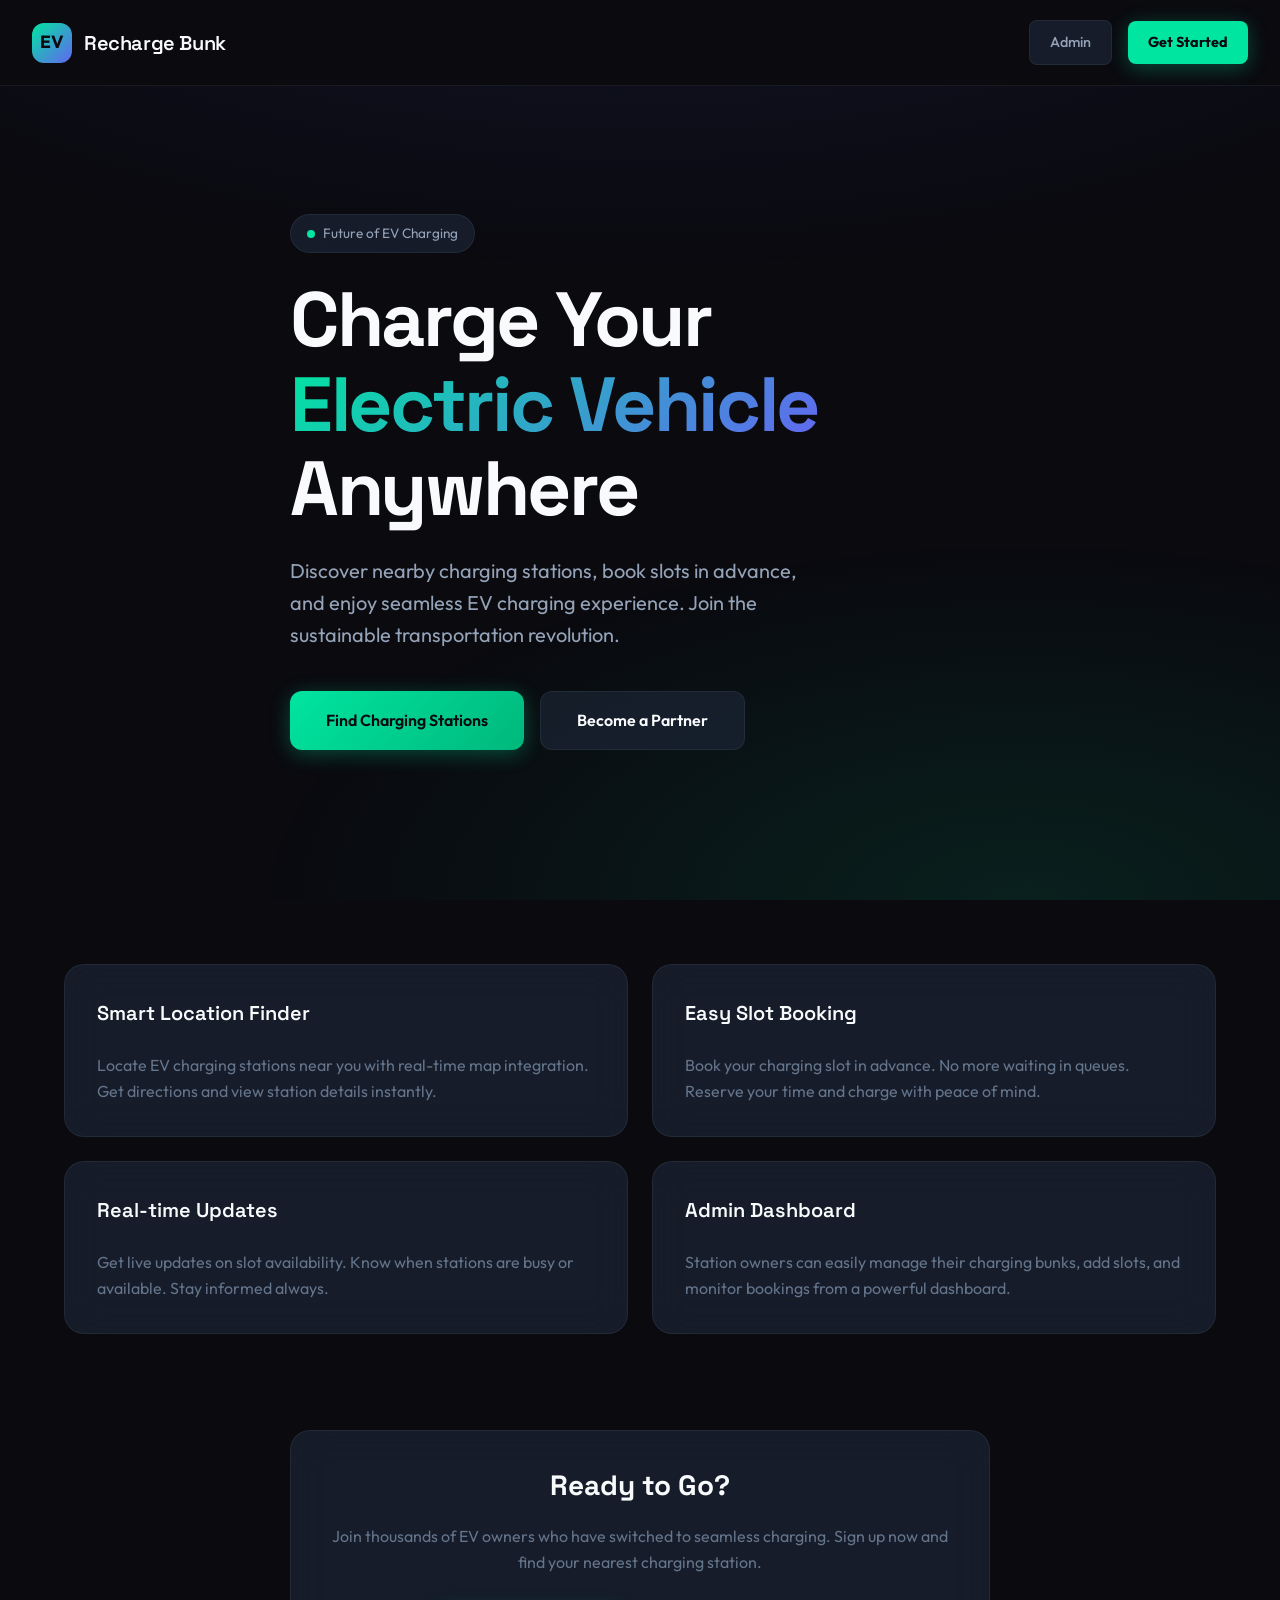
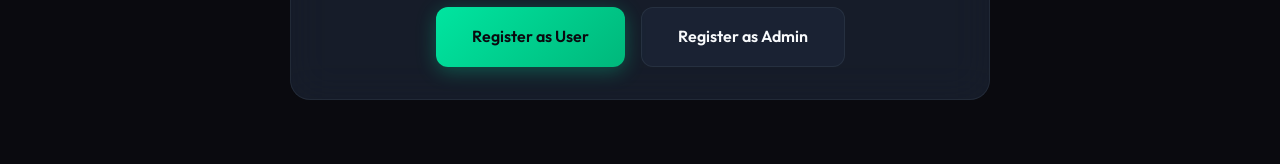
<file: index.html>
<!DOCTYPE html>
<html lang="en">
<head>
  <meta charset="UTF-8">
  <meta name="viewport" content="width=device-width, initial-scale=1.0">
  <title>EV Recharge Bunk | Electric Vehicle Charging</title>
  <meta name="description" content="Find and book EV charging stations near you. Seamless charging experience for electric vehicle owners.">
  <link rel="stylesheet" href="shared/styles.css">
</head>
<body>
  <nav class="navbar">
    <a href="index.html" class="navbar-brand">
      <div class="navbar-brand-icon">EV</div>
      <span class="navbar-brand-text">Recharge Bunk</span>
    </a>
    <div class="navbar-links">
      <a href="admin/login.html" class="btn-nav">Admin</a>
      <a href="user/login.html" class="btn btn-primary">Get Started</a>
    </div>
  </nav>

  <section class="hero">
    <div class="container">
      <div class="hero-content">
        <div class="hero-badge">
          <span class="hero-badge-dot"></span>
          Future of EV Charging
        </div>
        <h1 class="hero-title">
          Charge Your <span class="hero-title-gradient">Electric Vehicle</span> Anywhere
        </h1>
        <p class="hero-description">
          Discover nearby charging stations, book slots in advance, and enjoy seamless EV charging experience. Join the sustainable transportation revolution.
        </p>
        <div class="hero-actions">
          <a href="user/register.html" class="btn btn-primary btn-lg">Find Charging Stations</a>
          <a href="admin/register.html" class="btn btn-secondary btn-lg">Become a Partner</a>
        </div>
      </div>
    </div>
  </section>

  <section class="dashboard-section">
    <div class="container">
      <div class="dashboard-grid">
        <div class="card">
          <div class="card-header">
            <h3 class="card-title">Smart Location Finder</h3>
          </div>
          <p class="text-muted">Locate EV charging stations near you with real-time map integration. Get directions and view station details instantly.</p>
        </div>
        <div class="card">
          <div class="card-header">
            <h3 class="card-title">Easy Slot Booking</h3>
          </div>
          <p class="text-muted">Book your charging slot in advance. No more waiting in queues. Reserve your time and charge with peace of mind.</p>
        </div>
        <div class="card">
          <div class="card-header">
            <h3 class="card-title">Real-time Updates</h3>
          </div>
          <p class="text-muted">Get live updates on slot availability. Know when stations are busy or available. Stay informed always.</p>
        </div>
        <div class="card">
          <div class="card-header">
            <h3 class="card-title">Admin Dashboard</h3>
          </div>
          <p class="text-muted">Station owners can easily manage their charging bunks, add slots, and monitor bookings from a powerful dashboard.</p>
        </div>
      </div>
    </div>
  </section>

  <section class="dashboard-section" style="padding-bottom: 4rem;">
    <div class="container">
      <div class="card text-center" style="max-width: 700px; margin: 0 auto;">
        <h2 style="font-family: 'Space Grotesk', sans-serif; font-size: 1.75rem; margin-bottom: 1rem;">Ready to Go?</h2>
        <p class="text-muted" style="margin-bottom: 2rem;">Join thousands of EV owners who have switched to seamless charging. Sign up now and find your nearest charging station.</p>
        <div style="display: flex; gap: 1rem; justify-content: center; flex-wrap: wrap;">
          <a href="user/register.html" class="btn btn-primary btn-lg">Register as User</a>
          <a href="admin/register.html" class="btn btn-secondary btn-lg">Register as Admin</a>
        </div>
      </div>
    </div>
  </section>

  <script>
    window.addEventListener('scroll', () => {
      const navbar = document.querySelector('.navbar');
      if (window.scrollY > 50) {
        navbar.classList.add('scrolled');
      } else {
        navbar.classList.remove('scrolled');
      }
    });
  </script>
</body>
</html>
</file>
<file: shared/styles.css>
@import url('https://fonts.googleapis.com/css2?family=Outfit:wght@300;400;500;600;700&family=Space+Grotesk:wght@400;500;600;700&display=swap');

:root {
  --primary: #00E5A0;
  --primary-dark: #00B87B;
  --secondary: #1E293B;
  --accent: #6366F1;
  --bg-dark: #0A0A0F;
  --bg-card: rgba(30, 41, 59, 0.6);
  --bg-card-hover: rgba(30, 41, 59, 0.8);
  --text-primary: #F8FAFC;
  --text-secondary: #94A3B8;
  --text-muted: #64748B;
  --border: rgba(148, 163, 184, 0.1);
  --glow: 0 0 40px rgba(0, 229, 160, 0.15);
}

* {
  margin: 0;
  padding: 0;
  box-sizing: border-box;
}

html {
  scroll-behavior: smooth;
}

body {
  font-family: 'Outfit', sans-serif;
  background: var(--bg-dark);
  color: var(--text-primary);
  min-height: 100vh;
  line-height: 1.6;
  overflow-x: hidden;
}

body::before {
  content: '';
  position: fixed;
  top: 0;
  left: 0;
  right: 0;
  bottom: 0;
  background: 
    radial-gradient(ellipse 80% 50% at 50% -20%, rgba(99, 102, 241, 0.15), transparent),
    radial-gradient(ellipse 60% 40% at 80% 100%, rgba(0, 229, 160, 0.1), transparent);
  pointer-events: none;
  z-index: -1;
}

.container {
  max-width: 1400px;
  margin: 0 auto;
  padding: 0 2rem;
}

.navbar {
  position: fixed;
  top: 0;
  left: 0;
  right: 0;
  z-index: 1000;
  padding: 1.25rem 2rem;
  display: flex;
  justify-content: space-between;
  align-items: center;
  background: #0A0A0F;
  border-bottom: 1px solid var(--border);
  transition: all 0.3s ease;
}

.navbar.scrolled {
  padding: 1rem 2rem;
  background: rgba(10, 10, 15, 0.95);
}

.navbar-brand {
  display: flex;
  align-items: center;
  gap: 0.75rem;
  text-decoration: none;
}

.navbar-brand-icon {
  width: 40px;
  height: 40px;
  background: linear-gradient(135deg, var(--primary), var(--accent));
  border-radius: 12px;
  display: flex;
  align-items: center;
  justify-content: center;
  font-weight: 700;
  font-size: 1.1rem;
  color: var(--bg-dark);
}

.navbar-brand-text {
  font-family: 'Space Grotesk', sans-serif;
  font-size: 1.25rem;
  font-weight: 600;
  color: var(--text-primary);
  letter-spacing: -0.02em;
}

.navbar-links {
  display: flex;
  align-items: center;
  gap: 0.5rem;
}

.navbar-links a {
  color: var(--text-secondary);
  text-decoration: none;
  padding: 0.625rem 1.25rem;
  border-radius: 8px;
  font-weight: 500;
  font-size: 0.9rem;
  transition: all 0.25s ease;
  position: relative;
}

.navbar-links a:hover {
  color: var(--text-primary);
}

.navbar-links .btn-nav {
  background: var(--bg-card);
  border: 1px solid var(--border);
  margin-left: 0.5rem;
}

.navbar-links .btn-nav:hover {
  background: var(--bg-card-hover);
  border-color: var(--primary);
}

.navbar-links .btn-primary {
  margin-left: 0.5rem;
  background: #00E5A0;
  color: #0A0A0F;
  font-weight: 700;
}

.hero {
  min-height: 100vh;
  display: flex;
  align-items: center;
  padding: 8rem 2rem 4rem;
  position: relative;
  overflow: hidden;
}

.hero-content {
  max-width: 700px;
  position: relative;
  z-index: 2;
}

.hero-badge {
  display: inline-flex;
  align-items: center;
  gap: 0.5rem;
  padding: 0.5rem 1rem;
  background: var(--bg-card);
  border: 1px solid var(--border);
  border-radius: 100px;
  font-size: 0.85rem;
  color: var(--text-secondary);
  margin-bottom: 1.5rem;
}

.hero-badge-dot {
  width: 8px;
  height: 8px;
  background: var(--primary);
  border-radius: 50%;
  animation: pulse 2s infinite;
}

.hero-title {
  font-family: 'Space Grotesk', sans-serif;
  font-size: clamp(3rem, 6vw, 5rem);
  font-weight: 700;
  line-height: 1.1;
  letter-spacing: -0.03em;
  margin-bottom: 1.5rem;
}

.hero-title-gradient {
  background: linear-gradient(135deg, var(--primary) 0%, var(--accent) 100%);
  -webkit-background-clip: text;
  -webkit-text-fill-color: transparent;
  background-clip: text;
}

.hero-description {
  font-size: 1.25rem;
  color: var(--text-secondary);
  margin-bottom: 2.5rem;
  max-width: 540px;
}

.hero-actions {
  display: flex;
  gap: 1rem;
  flex-wrap: wrap;
}

.btn {
  display: inline-flex;
  align-items: center;
  justify-content: center;
  gap: 0.5rem;
  padding: 0.875rem 1.75rem;
  border-radius: 12px;
  font-family: 'Outfit', sans-serif;
  font-weight: 600;
  font-size: 0.95rem;
  text-decoration: none;
  cursor: pointer;
  transition: all 0.3s ease;
  border: none;
  position: relative;
}

.btn-primary {
  background: linear-gradient(135deg, var(--primary), var(--primary-dark));
  color: var(--bg-dark);
  box-shadow: 0 4px 20px rgba(0, 229, 160, 0.3);
}

.btn-primary:hover {
  transform: translateY(-2px);
  box-shadow: 0 8px 30px rgba(0, 229, 160, 0.4);
}

.btn-secondary {
  background: var(--bg-card);
  color: var(--text-primary);
  border: 1px solid var(--border);
}

.btn-secondary:hover {
  background: var(--bg-card-hover);
  border-color: var(--text-muted);
  transform: translateY(-2px);
}

.btn-lg {
  padding: 1rem 2.25rem;
  font-size: 1rem;
}

.card {
  background: var(--bg-card);
  border: 1px solid var(--border);
  border-radius: 20px;
  padding: 2rem;
  backdrop-filter: blur(20px);
  transition: all 0.3s ease;
}

.card:hover {
  border-color: rgba(0, 229, 160, 0.3);
  box-shadow: var(--glow);
  transform: translateY(-4px);
}

.card-header {
  display: flex;
  align-items: center;
  justify-content: space-between;
  margin-bottom: 1.5rem;
}

.card-title {
  font-family: 'Space Grotesk', sans-serif;
  font-size: 1.25rem;
  font-weight: 600;
}

.form-group {
  margin-bottom: 1.25rem;
}

.form-group label {
  display: block;
  font-size: 0.875rem;
  font-weight: 500;
  color: var(--text-secondary);
  margin-bottom: 0.5rem;
}

.form-control {
  width: 100%;
  padding: 0.875rem 1rem;
  background: rgba(15, 23, 42, 0.6);
  border: 1px solid var(--border);
  border-radius: 12px;
  color: var(--text-primary);
  font-family: 'Outfit', sans-serif;
  font-size: 1rem;
  transition: all 0.25s ease;
}

.form-control:focus {
  outline: none;
  border-color: var(--primary);
  box-shadow: 0 0 0 3px rgba(0, 229, 160, 0.1);
}

.form-control::placeholder {
  color: var(--text-muted);
}

textarea.form-control {
  resize: vertical;
  min-height: 80px;
}

.table-container {
  overflow-x: auto;
  border-radius: 12px;
  border: 1px solid var(--border);
}

.table {
  width: 100%;
  border-collapse: collapse;
}

.table th,
.table td {
  padding: 1rem 1.25rem;
  text-align: left;
  border-bottom: 1px solid var(--border);
}

.table th {
  background: rgba(15, 23, 42, 0.5);
  font-weight: 600;
  font-size: 0.8rem;
  text-transform: uppercase;
  letter-spacing: 0.05em;
  color: var(--text-secondary);
}

.table td {
  font-size: 0.95rem;
}

.table tr:last-child td {
  border-bottom: none;
}

.table tr:hover td {
  background: rgba(15, 23, 42, 0.3);
}

.slot-grid {
  display: grid;
  grid-template-columns: repeat(auto-fill, minmax(100px, 1fr));
  gap: 0.75rem;
}

.slot {
  padding: 1rem;
  text-align: center;
  border-radius: 12px;
  cursor: pointer;
  transition: all 0.25s ease;
  border: 1px solid;
  font-weight: 500;
}

.slot.available {
  background: rgba(0, 229, 160, 0.1);
  border-color: rgba(0, 229, 160, 0.3);
  color: var(--primary);
}

.slot.available:hover {
  background: rgba(0, 229, 160, 0.2);
  transform: scale(1.02);
}

.slot.booked {
  background: rgba(239, 68, 68, 0.1);
  border-color: rgba(239, 68, 68, 0.3);
  color: #EF4444;
  cursor: not-allowed;
}

#map {
  height: 400px;
  border-radius: 16px;
  overflow: hidden;
  border: 1px solid var(--border);
}

.auth-container {
  min-height: 100vh;
  display: flex;
  align-items: center;
  justify-content: center;
  padding: 2rem;
}

.auth-card {
  width: 100%;
  max-width: 420px;
  background: var(--bg-card);
  border: 1px solid var(--border);
  border-radius: 24px;
  padding: 2.5rem;
  backdrop-filter: blur(20px);
}

.auth-header {
  text-align: center;
  margin-bottom: 2rem;
}

.auth-title {
  font-family: 'Space Grotesk', sans-serif;
  font-size: 1.75rem;
  font-weight: 700;
  margin-bottom: 0.5rem;
}

.auth-subtitle {
  color: var(--text-secondary);
  font-size: 0.95rem;
}

.dashboard-header {
  padding: 6rem 2rem 2rem;
  background: linear-gradient(180deg, rgba(0, 229, 160, 0.05) 0%, transparent 100%);
}

.dashboard-grid {
  display: grid;
  grid-template-columns: repeat(2, 1fr);
  gap: 1.5rem;
  padding: 2rem;
}

@media (max-width: 1024px) {
  .dashboard-grid {
    grid-template-columns: 1fr;
  }
}

.dashboard-section {
  padding: 2rem 0;
}

.user-info {
  display: flex;
  align-items: center;
  gap: 0.75rem;
  color: var(--text-secondary);
  font-size: 0.9rem;
}

.user-info span {
  color: var(--text-primary);
  font-weight: 500;
}

.tabs {
  display: flex;
  gap: 0.5rem;
  margin-bottom: 2rem;
  background: var(--bg-card);
  padding: 0.5rem;
  border-radius: 14px;
  border: 1px solid var(--border);
  width: fit-content;
}

.tab-btn {
  padding: 0.75rem 1.5rem;
  background: transparent;
  border: none;
  border-radius: 10px;
  color: var(--text-secondary);
  font-family: 'Outfit', sans-serif;
  font-weight: 500;
  font-size: 0.9rem;
  cursor: pointer;
  transition: all 0.25s ease;
}

.tab-btn.active {
  background: var(--primary);
  color: var(--bg-dark);
}

.tab-btn:hover:not(.active) {
  color: var(--text-primary);
}

.tab-content {
  display: none;
}

.tab-content.active {
  display: block;
  animation: fadeIn 0.3s ease;
}

.bunk-card {
  background: var(--bg-card);
  border: 1px solid var(--border);
  border-radius: 16px;
  padding: 1.25rem;
  cursor: pointer;
  transition: all 0.3s ease;
}

.bunk-card:hover {
  border-color: rgba(0, 229, 160, 0.4);
  transform: translateX(4px);
}

.bunk-card.selected {
  border-color: var(--primary);
  background: rgba(0, 229, 160, 0.05);
}

.bunk-card h3 {
  font-family: 'Space Grotesk', sans-serif;
  font-size: 1.1rem;
  font-weight: 600;
  margin-bottom: 0.5rem;
}

.bunk-card p {
  color: var(--text-secondary);
  font-size: 0.9rem;
  margin-bottom: 0.25rem;
}

.alert {
  padding: 1rem 1.25rem;
  border-radius: 12px;
  margin-bottom: 1.5rem;
  font-weight: 500;
}

.alert-success {
  background: rgba(0, 229, 160, 0.1);
  border: 1px solid rgba(0, 229, 160, 0.3);
  color: var(--primary);
}

.alert-error {
  background: rgba(239, 68, 68, 0.1);
  border: 1px solid rgba(239, 68, 68, 0.3);
  color: #EF4444;
}

.hidden {
  display: none !important;
}

.text-center {
  text-align: center;
}

.text-muted {
  color: var(--text-muted);
}

.loading {
  text-align: center;
  padding: 2rem;
  color: var(--text-muted);
}

@keyframes fadeIn {
  from { opacity: 0; }
  to { opacity: 1; }
}

@keyframes pulse {
  0%, 100% { opacity: 1; }
  50% { opacity: 0.5; }
}

::-webkit-scrollbar {
  width: 8px;
  height: 8px;
}

::-webkit-scrollbar-track {
  background: var(--bg-dark);
}

::-webkit-scrollbar-thumb {
  background: var(--text-muted);
  border-radius: 4px;
}

::-webkit-scrollbar-thumb:hover {
  background: var(--text-secondary);
}

@media (max-width: 768px) {
  .navbar {
    padding: 1rem;
  }
  
  .hero {
    padding: 6rem 1rem 3rem;
  }
  
  .hero-title {
    font-size: 2.25rem;
  }
  
  .container {
    padding: 0 1rem;
  }
  
  .card {
    padding: 1.5rem;
  }
  
  .auth-card {
    padding: 1.5rem;
  }
}
</file>
